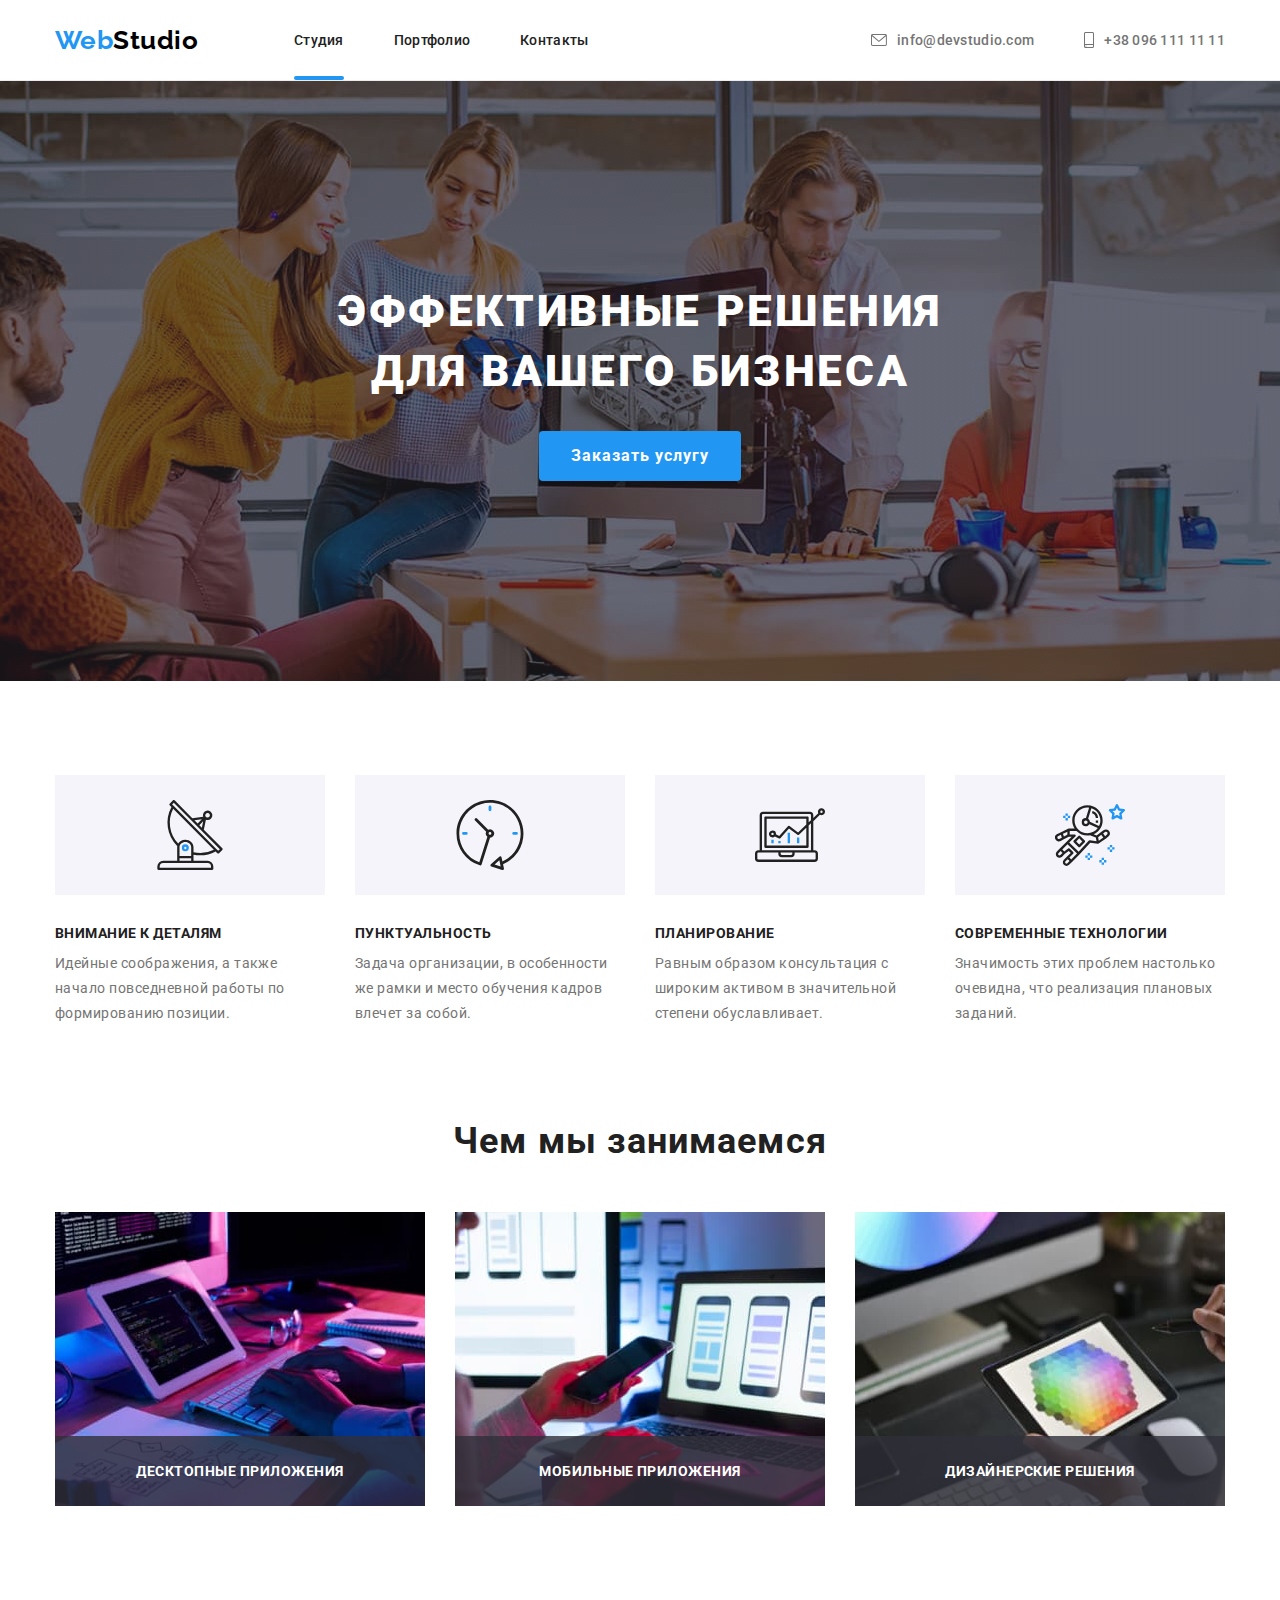
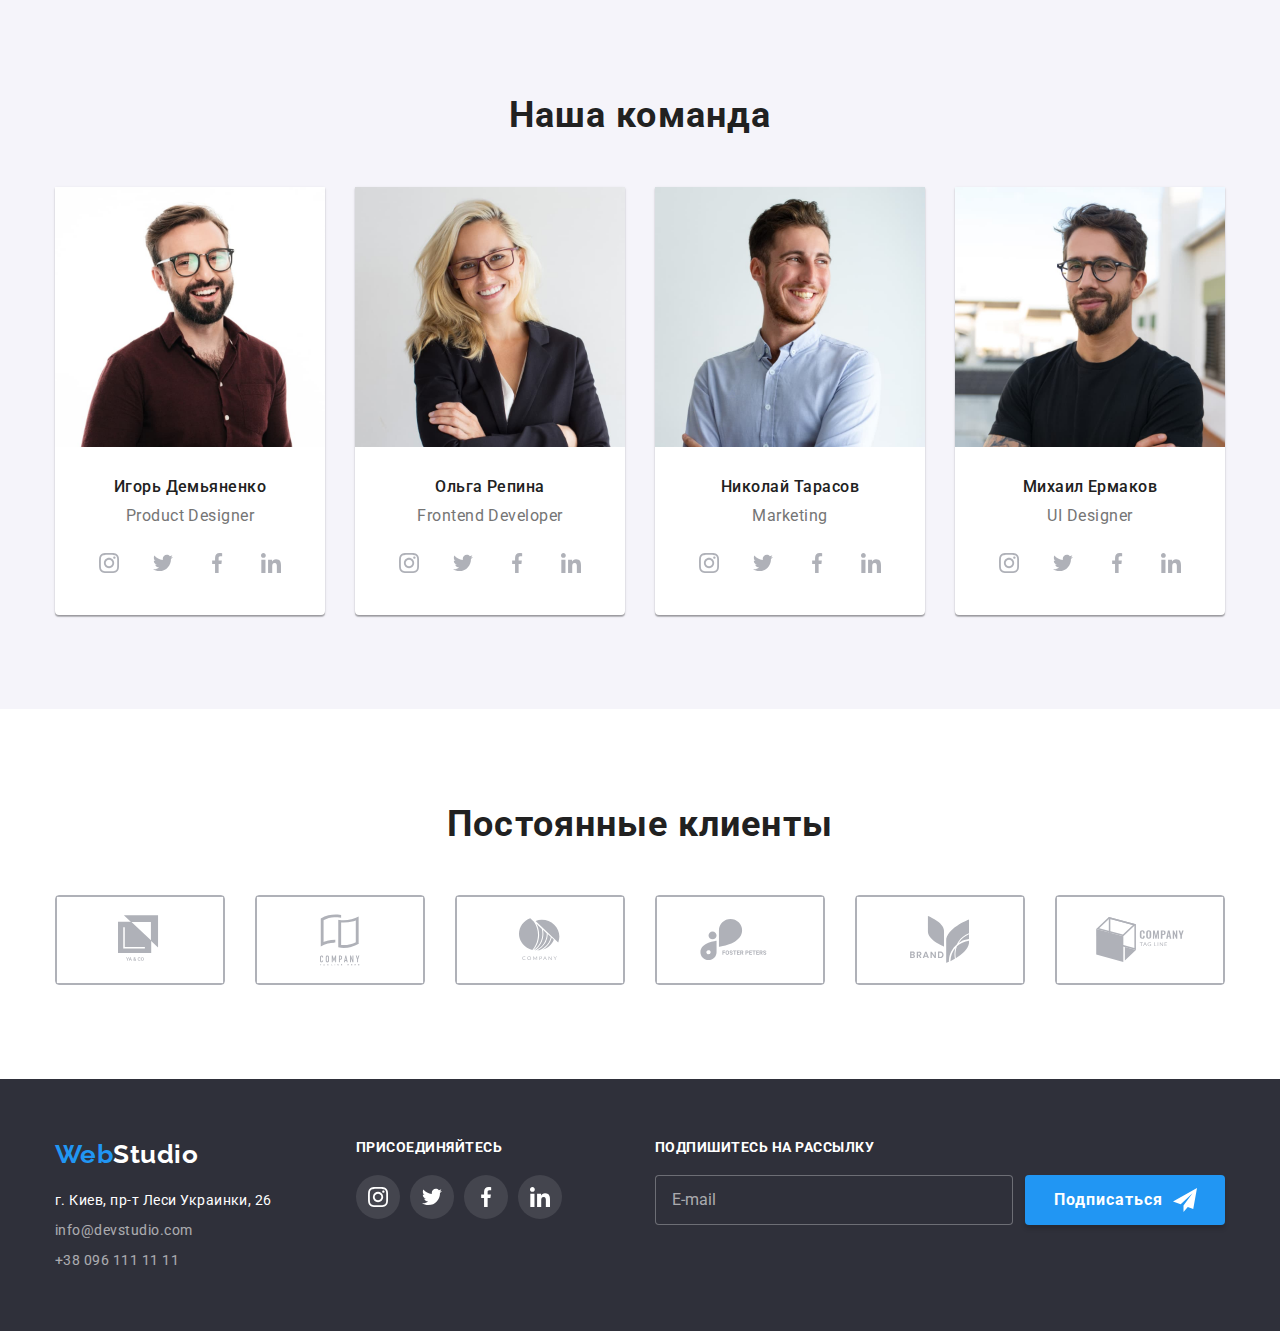
<file: index.html>
<!DOCTYPE  html>
<html  lang="ru">
<head>
        <meta  charset="UTF-8">
        <meta  name="viewport"  content="width=device-width,  initial-scale=1.0">
        <title>Document</title>
        <link href="https://fonts.googleapis.com/css2?family=Roboto:wght@400;500;700;900&display=swap" rel="stylesheet">
        <link href="https://fonts.googleapis.com/css2?family=Raleway:wght@700&family=Roboto:wght@400;500;700;900&display=swap" rel="stylesheet">
        <link rel="stylesheet" href="https://cdnjs.cloudflare.com/ajax/libs/modern-normalize/0.7.0/modern-normalize.min.css">
        <link rel="stylesheet" href="./css/styles.css">
</head>
<body>
        <!--Шапка  сайта-->
        <header class="page-header">
                <div class="container main-nav">
                                <a  href="index.html" class="site-logo">
                                        <span>Web</span>Studio
                                </a>
                        <nav class="nav">
                                <ul class="nav-list">
                                        <li class="nav-list-item">
                                                <a  href="index.html" class="nav-list-link studio">Студия</a>
                                        </li>
                                        <li class="nav-list-item">
                                                <a  href="portfolio.html" class="nav-list-link">Портфолио</a>
                                        </li>
                                        <li class="nav-list-item">
                                                <a  href="" class="nav-list-link">Контакты</a>
                                        </li>
                                </ul>
                        </nav>
        
                        <ul class="nav-contacts">
                                <li class="nav-contacts-item">
                                        <a  href="mailto:info@devstudio.com" class="nav-contacts-link">
                                                <svg class="nav-contacts-icon envelope">
                                                        <use href="./img/symbol-defs.svg#envelope"></use>
                                                </svg>
                                                info@devstudio.com
                                        </a>
                                </li>
                                <li class="nav-contacts-item">
                                        <a  href="tel:+380961111111" class="nav-contacts-link">
                                                <svg class="nav-contacts-icon smartphone">
                                                        <use href="./img/symbol-defs.svg#smartphone"></use>
                                                </svg>
                                                +38 096 111 11 11
                                        </a>
                                </li>
                        </ul>
                </div>
        </header>
        <main>
         <!--Герой-->
         <section class="hero">
                <div class="container">
                        <h1 class="hero-title">Эффективные решения для вашего бизнеса</h1>
                        <button type="submit" name="order-service" value="Заказать услугу" class="button hero-button" data-modal-open>Заказать услугу</button>
                </div>
        </section>
        <!--Преимущества-->
        <section class="features">                
                <div class="container">
                        <ul class="features-list">
                                <li class="features-item">
                                        <h3 class="features-item-title">внимание к деталям</h3>
                                        <p class="features-item-description">Идейные соображения, а также начало повседневной работы по формированию позиции.</p>
                                </li>

                                <li class="features-item">
                                        <h3 class="features-item-title">пунктуальность</h3>
                                        <p class="features-item-description">Задача организации, в особенности же рамки и место обучения кадров влечет за собой.</p>
                                </li>

                                <li class="features-item">
                                        <h3 class="features-item-title">планирование</h3>
                                        <p class="features-item-description">Равным образом консультация с широким активом в значительной степени обуславливает.</p>
                                </li>

                                <li class="features-item">
                                        <h3 class="features-item-title">современные технологии</h3>
                                        <p class="features-item-description">Значимость этих проблем настолько очевидна, что реализация плановых заданий.</p>
                                </li>
                        </ul>
                </div>
        </section>
        
        <!--Чем  мы  занимаемся-->
        
        <section class="occupation">
                <div class="container">
                        <h2 class="section-title">Чем мы занимаемся</h2>
                        <ul class="occupation-list">
                                <li class="occupation-list-item">
                                        <div class="ocuupation-thumb">
                                                <img  src="./img/desktop.jpg"  alt="notebook" class="occupation-item-img">
                                                <div class="occupation-label">
                                                        <h3 class="occupation-label-text">Десктопные приложения</h3>                                         
                                                </div>        
                                        </div>
                                </li>
                                <li class="occupation-list-item">
                                        <div class="ocuupation-thumb">
                                                <img  src="./img/mobile.jpg"   alt="smartphone" class="occupation-item-img">
                                                <div class="occupation-label">
                                                        <h3 class="occupation-label-text">Мобильные приложения</h3>                                         
                                                </div>
                                        </div>
                                </li>

                                <li class="occupation-list-item">
                                        <div class="ocuupation-thumb">
                                                <img  src="./img/labtop.jpg"    alt="labtop" class="occupation-item-img">
                                                <div class="occupation-label">
                                                        <h3 class="occupation-label-text">Дизайнерские решения</h3>                                         
                                                </div>
                                        </div>
                                </li>
                        </ul>
                </div>

        </section>
        <!--Наша  команда-->
        <section class="team">
                <div class="container">
                        <h2 class="section-title">Наша команда</h2>
                <ul class="team-list">
                        <li class="team-list-item">
                                <img  src="./img/Product-Designer.jpg"  alt="Igor Demyanenko" class="team-photo">
                                <h3 class="team-list-item-title">Игорь Демьяненко</h3>
                                <p class="team-list-item-description">Product Designer</p>
                                <ul class="social-list">
                                        <li class="social-item">
                                                <a class="social-link" href="">
                                                        <svg class="social-link-icon">
                                                                <use href="./img/symbol-defs.svg#instagram"></use>
                                                        </svg>
                                                </a>
                                        </li>
                                        <li class="social-item">
                                                <a class="social-link" href="">
                                                        <svg class="social-link-icon">
                                                                <use href="./img/symbol-defs.svg#twitter"></use>
                                                        </svg>
                                                </a>
                                        </li>
                                        <li class="social-item">
                                                <a class="social-link" href="">
                                                        <svg class="social-link-icon">
                                                                <use href="./img/symbol-defs.svg#facebook"></use>
                                                        </svg>
                                                </a>
                                        </li>
                                        <li class="social-item">
                                                <a class="social-link" href="">
                                                        <svg class="social-link-icon">
                                                                <use href="./img/symbol-defs.svg#linkedin"></use>
                                                        </svg>
                                                </a>
                                        </li>
                                </ul>                
                        </li>

                        <li class="team-list-item">
                                <img  src="./img/Frontend-Developer.jpg"  alt="Olga Repina" class="team-photo">
                                <h3 class="team-list-item-title">Ольга Репина</h3>
                                <p class="team-list-item-description">Frontend Developer</p>
                                <ul class="social-list">
                                        <li class="social-item">
                                                <a class="social-link" href="">
                                                        <svg class="social-link-icon">
                                                                <use href="./img/symbol-defs.svg#instagram"></use>
                                                        </svg>
                                                </a>
                                        </li>
                                        <li class="social-item">
                                                <a class="social-link" href="">
                                                        <svg class="social-link-icon">
                                                                <use href="./img/symbol-defs.svg#twitter"></use>
                                                        </svg>
                                                </a>
                                        </li>
                                        <li class="social-item">
                                                <a class="social-link" href="">
                                                        <svg class="social-link-icon">
                                                                <use href="./img/symbol-defs.svg#facebook"></use>
                                                        </svg>
                                                </a>
                                        </li>
                                        <li class="social-item">
                                                <a class="social-link" href="">
                                                        <svg class="social-link-icon">
                                                                <use href="./img/symbol-defs.svg#linkedin"></use>
                                                        </svg>
                                                </a>
                                        </li>
                                </ul>
                        </li>        
                        <li class="team-list-item">
                                <img  src="./img/Marketing.jpg"  alt="Nikolai Tarasov" class="team-photo">
                                <h3 class="team-list-item-title">Николай Тарасов</h3>
                                <p class="team-list-item-description">Marketing</p>
                                <ul class="social-list">
                                        <li class="social-item">
                                                <a class="social-link" href="">
                                                        <svg class="social-link-icon">
                                                                <use href="./img/symbol-defs.svg#instagram"></use>
                                                        </svg>
                                                </a>
                                        </li>
                                        <li class="social-item">
                                                <a class="social-link" href="">
                                                        <svg class="social-link-icon">
                                                                <use href="./img/symbol-defs.svg#twitter"></use>
                                                        </svg>
                                                </a>
                                        </li>
                                        <li class="social-item">
                                                <a class="social-link" href="">
                                                        <svg class="social-link-icon">
                                                                <use href="./img/symbol-defs.svg#facebook"></use>
                                                        </svg>
                                                </a>
                                        </li>
                                        <li class="social-item">
                                                <a class="social-link" href="">
                                                        <svg class="social-link-icon">
                                                                <use href="./img/symbol-defs.svg#linkedin"></use>
                                                        </svg>
                                                </a>
                                        </li>
                                </ul>       
                        </li>

                        <li class="team-list-item">
                                <img  src="./img/UI-Designer.jpg"  alt="Mikhail Ermakov" class="team-photo">
                                <h3 class="team-list-item-title">Михаил Ермаков</h3>
                                <p class="team-list-item-description">UI Designer</p>
                                <ul class="social-list">
                                        <li class="social-item">
                                                <a class="social-link" href="">
                                                        <svg class="social-link-icon">
                                                                <use href="./img/symbol-defs.svg#instagram"></use>
                                                        </svg>
                                                </a>
                                        </li>
                                        <li class="social-item">
                                                <a class="social-link" href="">
                                                        <svg class="social-link-icon">
                                                                <use href="./img/symbol-defs.svg#twitter"></use>
                                                        </svg>
                                                </a>
                                        </li>
                                        <li class="social-item">
                                                <a class="social-link" href="">
                                                        <svg class="social-link-icon">
                                                                <use href="./img/symbol-defs.svg#facebook"></use>
                                                        </svg>
                                                </a>
                                        </li>
                                        <li class="social-item">
                                                <a class="social-link" href="">
                                                        <svg class="social-link-icon">
                                                                <use href="./img/symbol-defs.svg#linkedin"></use>
                                                        </svg>
                                                </a>
                                        </li>
                                </ul>
                        </li>
                </ul>
                </div>               
        </section>  

        <!--Клиенты-->
        <section class="clients">
                <div class="container">
                        <h2 class="section-title">Постоянные клиенты</h2>
                        <ul class="clients-list">
                                <li class="clients-item">
                                        <a class="clients-link" href="">
                                                <svg class="clients-link-icon yago">
                                                        <use href="./img/symbol-defs.svg#yago"></use>
                                                </svg>
                                        </a>
                                </li>
                                <li class="clients-item">
                                        <a class="clients-link" href="">
                                                <svg class="clients-link-icon tagline">
                                                        <use href="./img/symbol-defs.svg#tagline"></use>
                                                </svg>
                                        </a>
                                </li>
                                <li class="clients-item">
                                        <a class="clients-link" href="">
                                                <svg class="clients-link-icon company">
                                                        <use href="./img/symbol-defs.svg#company"></use>
                                                </svg>
                                        </a>
                                </li>
                                <li class="clients-item">
                                        <a class="clients-link" href="">
                                                <svg class="clients-link-icon foster-peters">
                                                        <use href="./img/symbol-defs.svg#foster-peters"></use>
                                                </svg>
                                        </a>
                                </li>
                                <li class="clients-item">
                                        <a class="clients-link" href="">
                                                <svg class="clients-link-icon brand">
                                                        <use href="./img/symbol-defs.svg#brand"></use>
                                                </svg>
                                        </a>
                                </li>
                                <li class="clients-item">
                                        <a class="clients-link" href="">
                                                <svg class="clients-link-icon Comp-tagline">
                                                        <use href="./img/symbol-defs.svg#Comp-tagline"></use>
                                                </svg>
                                        </a>
                                </li>
                        </ul>
                </div>
            </section>
    </main>
        <!--футер-->
        <footer class="page-footer">
                <div class="container">
                   <div class="footer-contacts">
                        <a href="./index.html" class="site-logo">
                                <span>Web</span>Studio
                        </a>
                        <address class="address">
                                                г. Киев, пр-т Леси Украинки, 26
                                <a  href="mailto:info@devstudio.com" class="footer-contacts-link">info@devstudio.com</a>
                                <a  href="tel:+380961111111" class="footer-contacts-link">+38 096 111 11 11</a>
                        </address>
                   </div>     
                        <div class="join">                   
                           <b class="join-text">Присоединяйтесь</b>
                           <ul class="social-list">
                                <li class="social-item">
                                        <a class="social-link join-link" href="">
                                                <svg class="social-link-icon">
                                                        <use href="./img/symbol-defs.svg#instagram"></use>
                                                </svg>
                                        </a>
                                </li>
                                <li class="social-item">
                                        <a class="social-link join-link" href="">
                                                <svg class="social-link-icon">
                                                        <use href="./img/symbol-defs.svg#twitter"></use>
                                                </svg>
                                        </a>
                                </li>
                                <li class="social-item">
                                        <a class="social-link join-link" href="">
                                                <svg class="social-link-icon">
                                                        <use href="./img/symbol-defs.svg#facebook"></use>
                                                </svg>
                                        </a>
                                </li>
                                <li class="social-item">
                                        <a class="social-link join-link" href="">
                                                <svg class="social-link-icon">
                                                        <use href="./img/symbol-defs.svg#linkedin"></use>
                                                </svg>
                                        </a>
                                </li>
                           </ul>    
                        </div>
                        <div>                
                                <b class="join-text">Подпишитесь на рассылку</b>               
                                        <form class="footer-form" id="subscribe-form">
                                                <input type="email" name="email" placeholder="E-mail" class="footer-input">
                                                <button type="submit" class="button footer-button">
                                                        Подписаться
                                                        <svg class="icon-send">
                                                                <use href="./img/symbol-defs.svg#icon-send"></use>
                                                        </svg>
                                                </button>
                                        </form>
                        </div>
                </div>         
       </footer>
       <div class="backdrop is-hidden" data-modal>
               <div class="modal">
                       <button class="btn-close" data-modal-close>
                                <svg class="close-icon">
                                        <use href="./img/symbol-defs.svg#close-btn"></use>
                                </svg>                
                       </button>
                       <b class="modal-text">Оставте свои данные, мы вам перезвоним</b>
                       <form class="modal-form" id="modal-form">
                                <div class="form-field">
                                        <label for="name" class="form-field-label">Имя</label>
                                        <div class="form-input-wrap">
                                                <input type="text" name="name" id="name" class="form-field-input" placeholder=" " pattern="^[a-zA-ZА-Яа-яЁёї'іє\s]+$" autocomplete="off"  required>
                                                <svg class="form-field-icon">
                                                        <use href="./img/symbol-defs.svg#icon-name"></use>
                                                </svg>
                                        
                                </div>
                                </div>
                                <div class="form-field">
                                        <label for="telephone" class="form-field-label">Телефон</label>
                                        <div class="form-input-wrap">
                                                <input type="tel" name="telephone" id="telephone" class="form-field-input" placeholder=" " pattern="[0-9]{10,12}" autocomplete="off" required>
                                                <svg class="form-field-icon">
                                                        <use href="./img/symbol-defs.svg#icon-tel"></use>
                                                </svg>
                                        </div>
                                </div>
                                <div class="form-field">
                                        <label for="mail" class="form-field-label">Почта</label>
                                        <div class="form-input-wrap">
                                                <input type="email" name="mail" id="mail" class="form-field-input" placeholder=" " autocomplete="off" required>
                                                <svg class="form-field-icon">
                                                        <use href="./img/symbol-defs.svg#icon-mail"></use>
                                                </svg>
                                        </div>
                                </div>
                                <div class="form-field">
                                        <label for="comment" class="form-field-label">Комментарий</label>
                                        <textarea name="comment" id="comment" rows="6" placeholder="Введите коментарий" class="form-field-textarea"></textarea>
                                </div>
                                        
                                        <label class="checkbox-label">
                                                <input type="checkbox" class="checkbox-input visually-hidden">
                                                <span class="check-icon"></span>Соглашаюсь с рассылкой и принимаю
                                                <a href="" class="check-link">Условия договора</a>
                                                </label>
                                <button type="submit" class="button btn-submit">Отправить</button>
                       </form>
               </div>
       </div>
       <script src="./js/modal.js"></script>
</body>
</html>
</file>
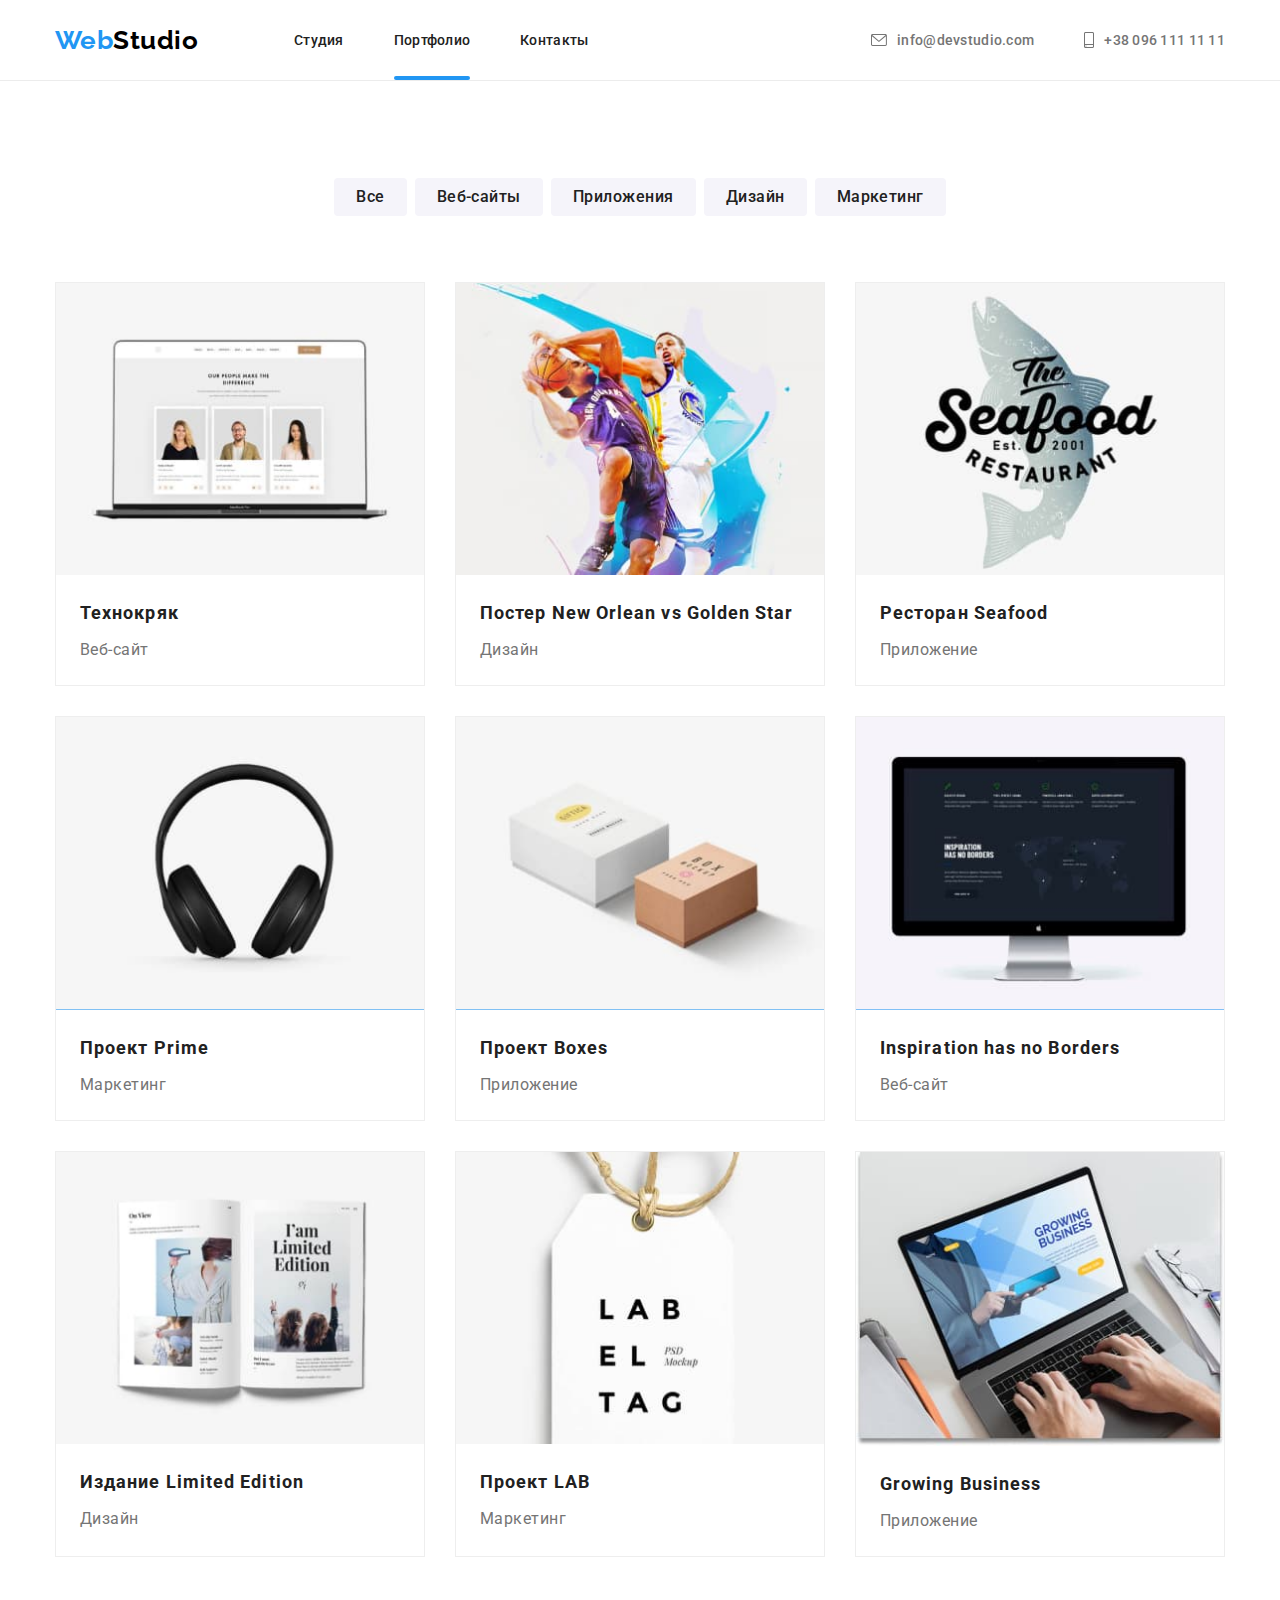
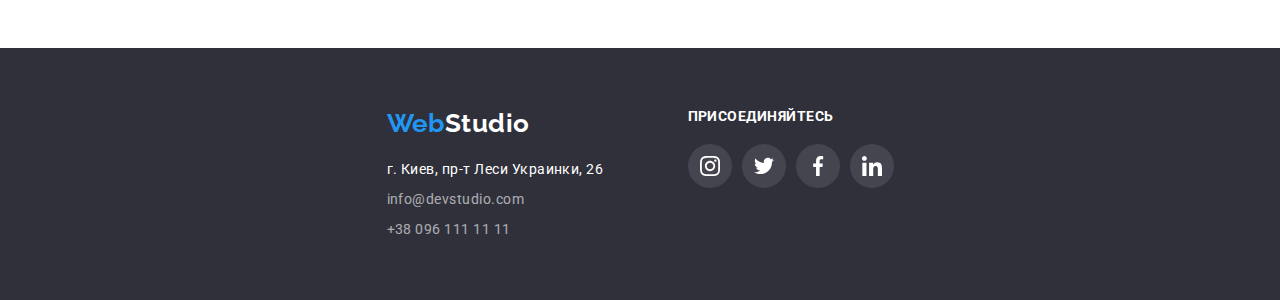
<file: portfolio.html>
<!DOCTYPE  html>
<html  lang="ru">
<head>
        <meta  charset="UTF-8">
        <meta  name="viewport"  content="width=device-width,  initial-scale=1.0">
        <title>Document</title>
        <link href="https://fonts.googleapis.com/css2?family=Roboto:wght@400;500;700;900&display=swap" rel="stylesheet">
        <link href="https://fonts.googleapis.com/css2?family=Raleway:wght@700&family=Roboto:wght@400;500;700;900&display=swap" rel="stylesheet">
        <link rel="stylesheet" href="https://cdnjs.cloudflare.com/ajax/libs/modern-normalize/0.7.0/modern-normalize.min.css">
        <link rel="stylesheet" href="./css/styles.css">
</head>
<body>
        <!--Шапка  сайта-->
        <header class="page-header">
            <div class="container main-nav">
                            <a  href="index.html" class="site-logo">
                                    <span>Web</span>Studio
                            </a>
                    <nav class="nav">
                            <ul class="nav-list">
                                    <li class="nav-list-item">
                                            <a  href="index.html" class="nav-list-link">Студия</a>
                                    </li>
                                    <li class="nav-list-item">
                                            <a  href="portfolio.html" class="nav-list-link portfolio">Портфолио</a>
                                    </li>
                                    <li class="nav-list-item">
                                            <a  href="" class="nav-list-link">Контакты</a>
                                    </li>
                            </ul>
                    </nav>
    
                    <ul class="nav-contacts">
                            <li class="nav-contacts-item">
                                    <a  href="mailto:info@devstudio.com" class="nav-contacts-link">
                                            <svg class="nav-contacts-icon envelope">
                                                    <use href="./img/symbol-defs.svg#envelope"></use>
                                            </svg>
                                            info@devstudio.com
                                    </a>
                            </li>
                            <li class="nav-contacts-item">
                                    <a  href="tel:+380961111111" class="nav-contacts-link">
                                            <svg class="nav-contacts-icon smartphone">
                                                    <use href="./img/symbol-defs.svg#smartphone"></use>
                                            </svg>
                                            +38 096 111 11 11
                                    </a>
                            </li>
                    </ul>
            </div>
    </header>
        <main>
            <!--фильтры проектов-->
        <section class="projects">
            <div class="container">
                <h2 class="progects-type-title">Выберите тип проекта</h2>
                <ul class="progects-type-list">
                    <li class="progects-type-item">
                        <button type="button" class="progects-type-item-button">Все</button>
                    </li>
                    <li class="progects-type-item">
                        <button type="button" class="progects-type-item-button">Веб-сайты</button>
                    </li>
                    <li class="progects-type-item">
                        <button type="button" class="progects-type-item-button">Приложения</button>
                    </li>
                    <li class="progects-type-item">
                        <button type="button" class="progects-type-item-button">Дизайн</button>
                    </li>
                    <li class="progects-type-item">
                        <button type="button" class="progects-type-item-button">Маркетинг</button>
                    </li>
                </ul>
                
                <h2 class="projects-title">Наши проекты</h2>
                <ul class="projects-list">
                    <li class="projects-list-item">
                        <a class="projects-link" href="">
                            <div class="project-card">
                                <div class="thumb-project">
                                    <img src="./img/web-site.jpg" alt="Веб-сайт Технокряк" class="projects-posters">
                                    <div class="projects-overlay">
                                    <p class="projects-overlay-text">Технокряк это современная площадка распространения коронавируса. Компании используют эту платформу для цифрового шпионажа и атак на защищённые сервера конкурентов.</p>
                                    </div>
                                </div>
                                <div class="project-title-container">
                                <h3 class="projects-list-item-title">Технокряк</h3>
                                <p class="projects-list-item-description">Веб-сайт</p>
                                </div>
                            </div>
                        </a>
                    </li>
                    <li class="projects-list-item">
                        <a class="projects-link" href="">
                            <div class="project-card">
                                <div class="thumb-project">
                                    <img src="./img/poster.jpg" alt="Постер New Orlean vs Golden State" class="projects-posters">
                                    <div class="projects-overlay">
                                    <p class="projects-overlay-text">Lorem ipsum dolor sit amet consectetur, adipisicing elit. A labore laborum eveniet voluptate vitae quod rem totam necessitatibus optio natus suscipit, pariatur odit ab autem aut minus, tempora, possimus in vel! Amet sit minus tempora optio dignissimos alias magni vel?</p>
                                    </div>
                                </div>
                                <div class="project-title-container">
                                    <h3 class="projects-list-item-title">Постер New Orlean vs Golden Star</h3>
                                    <p class="projects-list-item-description">Дизайн</p>
                                </div>
                            </div>
                        </a>
                    </li>
                    <li class="projects-list-item">
                        <a class="projects-link" href="">
                            <div class="project-card">
                                <div class="thumb-project">
                                    <img src="./img/restaurant-logo.jpg" alt="логотип ресторана Seafood" class="projects-posters">
                                    <div class="projects-overlay">
                                    <p class="projects-overlay-text">Lorem ipsum dolor sit amet consectetur, adipisicing elit. A labore laborumsdsdsdsdsdsdsdssdsdsds eveniet voluptate vitae quod rem totam necessitatibus optio natus suscipit, pariatur odit ab autem aut minus, tempora, possimus in vel! Amet sit minus tempora optio dignissimos alias magni vel?</p>
                                    </div>
                                </div>
                                <div class="project-title-container">
                                    <h3 class="projects-list-item-title">Ресторан Seafood</h3>
                                    <p class="projects-list-item-description">Приложение</p>
                                </div>
                            </div>
                        </a>
                    </li>
                    <li class="projects-list-item">
                        <a  class="projects-link" href="">
                            <div class="project-card">
                                <div class="thumb-project">
                                <img src="./img/project-prime.jpg" alt="Наушники" class="projects-posters">
                                <div class="projects-overlay">
                                <p class="projects-overlay-text">Lorem ipsum dolor sit amet consectetur, adipisicing elit. A labore laborum eveniet voluptate vitae quod rem totam necessitatibus optio natus suscipit, pariatur odit ab autem aut minus, tempora, possimus in vel! Amet sit minus tempora optio dignissimos alias magni vel?</p>
                                </div>
                                </div>
                                <div class="project-title-container">
                                    <h3 class="projects-list-item-title">Проект Prime</h3>
                                    <p class="projects-list-item-description">Маркетинг</p>
                                </div>
                            </div>
                        </a>
                    </li>
                    <li class="projects-list-item">
                        <a class="projects-link" href="">
                            <div class="project-card">
                                <div class="thumb-project">
                                    <img src="./img/project-boxes.jpg" alt="серая и коричневая коробки" class="projects-posters">
                                    <div class="projects-overlay">
                                    <p class="projects-overlay-text">Lorem ipsum dolor sit amet consectetur, adipisicing elit. A labore laborum eveniet voluptate vitae quod rem totam necessitatibus optio natus suscipit, pariatur odit ab autem aut minus, tempora, possimus in vel! Amet sit minus tempora optio dignissimos alias magni vel?</p>
                                    </div>
                                </div>
                                <div class="project-title-container">
                                <h3 class="projects-list-item-title">Проект Boxes</h3>
                                <p class="projects-list-item-description">Приложение</p>
                                </div>
                            </div>
                        </a>
                    </li>
                    <li class="projects-list-item">
                        <a class="projects-link" href="">
                            <div class="project-card">
                                <div class="thumb-project">
                                    <img src="./img/Inspiration.jpg" alt="Веб-сайт Inspiration has no Borders" class="projects-posters">
                                    <div class="projects-overlay">
                                    <p class="projects-overlay-text">Lorem ipsum dolor sit amet consectetur, adipisicing elit. A labore laborum eveniet voluptate vitae quod rem totam necessitatibus optio natus suscipit, pariatur odit ab autem aut minus, tempora, possimus in vel! Amet sit minus tempora optio dignissimos alias magni vel?</p>
                                    </div>
                                </div>
                            <div class="project-title-container">
                                <h3 class="projects-list-item-title">Inspiration has no Borders</h3>
                                <p class="projects-list-item-description">Веб-сайт</p>
                                </div>
                            </div>
                        </a>
                    </li>
                    <li class="projects-list-item">
                        <a class="projects-link" href="">
                            <div class="project-card">
                                <div class="thumb-project">
                                    <img src="./img/edition.jpg" alt="пример дизайна открытой книги" class="projects-posters">
                                    <div class="projects-overlay">
                                    <p class="projects-overlay-text">Lorem ipsum dolor sit amet consectetur, adipisicing elit. A labore laborum eveniet voluptate vitae quod rem totam necessitatibus optio natus suscipit, pariatur odit ab autem aut minus, tempora, possimus in vel! Amet sit minus tempora optio dignissimos alias magni vel?</p>
                                    </div>
                                </div>
                            <div class="project-title-container">
                                <h3 class="projects-list-item-title">Издание Limited Edition</h3>
                                <p class="projects-list-item-description">Дизайн</p>
                                </div>
                            </div>
                        </a>
                    </li>
                    <li class="projects-list-item">
                        <a class="projects-link" href="">
                            <div class="project-card">
                                <div class="thumb-project">
                                <img src="./img/project-LAB-logo.jpg" alt="логотип проекта LAB" class="projects-posters">
                                    <div class="projects-overlay">
                                    <p class="projects-overlay-text">Lorem ipsum dolor sit amet consectetur, adipisicing elit. A labore laborum eveniet voluptate vitae quod rem totam necessitatibus optio natus suscipit, pariatur odit ab autem aut minus, tempora, possimus in vel! Amet sit minus tempora optio dignissimos alias magni vel?</p>
                                    </div>
                                </div>
                            <div class="project-title-container">
                                <h3 class="projects-list-item-title">Проект LAB</h3>
                                <p class="projects-list-item-description">Маркетинг</p>
                                </div>
                            </div>
                        </a>
                    </li>
                    <li class="projects-list-item">
                        <a class="projects-link" href="">
                            <div class="project-card">
                                <div class="thumb-project">
                                <img src="./img/growing-.jpg" alt="Стартовая страница приложения Growing Business" class="projects-posters">
                                    <div class="projects-overlay">
                                    <p class="projects-overlay-text">Lorem ipsum dolor sit amet consectetur, adipisicing elit. A labore laborum eveniet voluptate vitae quod rem totam necessitatibus optio natus suscipit, pariatur odit ab autem aut minus, tempora, possimus in vel! Amet sit minus tempora optio dignissimos alias magni vel?</p>
                                    </div>
                                </div>
                            <div class="project-title-container">
                                <h3 class="projects-list-item-title">Growing Business</h3>
                                <p class="projects-list-item-description">Приложение</p>
                                </div>
                            </div>

                        </a>
                    </li>
                </ul>
           </div>
       </section>
        </main>
            <!--футер-->
            <footer class="page-footer">
                <div class="container">
                   <div class="footer-contacts">
                        <a href="./index.html" class="site-logo">
                                <span>Web</span>Studio
                        </a>
                        <address class="address">
                                                г. Киев, пр-т Леси Украинки, 26
                                <a  href="mailto:info@devstudio.com" class="footer-contacts-link">info@devstudio.com</a>
                                <a  href="tel:+380961111111" class="footer-contacts-link">+38 096 111 11 11</a>
                        </address>
                   </div>     
                        <div>                   
                           <b class="join-text">Присоединяйтесь</b>
                           <ul class="social-list">
                                <li class="social-item">
                                        <a class="social-link join-link" href="">
                                                <svg class="social-link-icon">
                                                        <use href="./img/symbol-defs.svg#instagram"></use>
                                                </svg>
                                        </a>
                                </li>
                                <li class="social-item">
                                        <a class="social-link join-link" href="">
                                                <svg class="social-link-icon">
                                                        <use href="./img/symbol-defs.svg#twitter"></use>
                                                </svg>
                                        </a>
                                </li>
                                <li class="social-item">
                                        <a class="social-link join-link" href="">
                                                <svg class="social-link-icon">
                                                        <use href="./img/symbol-defs.svg#facebook"></use>
                                                </svg>
                                        </a>
                                </li>
                                <li class="social-item">
                                        <a class="social-link join-link" href="">
                                                <svg class="social-link-icon">
                                                        <use href="./img/symbol-defs.svg#linkedin"></use>
                                                </svg>
                                        </a>
                                </li>
                           </ul>    
                        </div>
                </div>         
         </footer>
</body>
</html>
</file>
<file: css/styles.css>
:root {
  --main-color: #ffffff;
  --titles-color: #212121;
  --team-buttons-bg-color: #f5f4fa;
  --footer-bg-color: #2f303a;
  --active-color: #2196f3;
  --site-logo-text-color: #000;
  --description-header-link-color: #757575;
  --border-color: #EEEEEE;
  --header-border-color: #ECECEC;
  --hero-bg-color: #C4C4C4;
  --overlay: rgba(47, 48, 58, 0.4);
  --fill-icon-color: #AFB1B8;
  --btn-send-color: #188CE8;
  --modal-input-border:rgba(33, 33, 33, 0.2);
  --timing: cubic-bezier(0.4, 0, 0.2, 1);
}

/* * {
  outline: 1px solid tomato;
}  */

body {
  background-color: var(--main-color);
  font-family: "Roboto", sans-serif;
  letter-spacing: 0.03em;
  
}

.container {
  margin-left: auto;
  margin-right: auto;
  width: 1200px;
  padding-left: 15px;
  padding-right: 15px;
}

.page-header {
  font-weight: 500;
  font-size: 14px;

  border-bottom: 1px solid var(--header-border-color);
}


.main-nav {
  display: flex;
  align-items: center;
  justify-content: space-between;
}

.nav {
  display: flex;
  align-items: center;
}

.site-logo {
  width: 145px;
  margin-right: 94px;
  
  font-family: "Raleway", sans-serif;
  color: var(--site-logo-text-color);
  font-weight: bold;
  font-size: 26px;
  line-height: 1.19;
  text-decoration: none;
}

.site-logo span {
  color: var(--active-color);
}

.nav-list,
.nav-contacts,
.features-list,
.occupation-list,
.team-list,
.social-list,
.progects-type-list,
.projects-list, 
.footer-contacts,
.clients-list {
  list-style: none;
  padding: 0;
  margin: 0;
}

.nav-list {
  display: flex;
  justify-content: space-between;

}
.nav-list-item {
position: relative;
}

.studio::after {
  content: "";
  bottom: 0;
  left: 0;
  width: 100%;
  height: 4px;
  position: absolute;
  background-color: var(--active-color);
  border-radius: 2px;
}

.portfolio::after {
  content: "";
  bottom: 0;
  left: 0;
  width: 100%;
  height: 4px;
  position: absolute;
  background-color: var(--active-color);
  border-radius: 2px;
}

.contacts::after {
  content: "";
  bottom: 0;
  left: 0;
  width: 100%;
  height: 4px;
  position: absolute;
  background-color: var(--active-color);
  border-radius: 2px;
}

.nav-list-item:not(:last-child) {
  margin-right: 50px;
}


.nav-list-link {
  display: block;
  padding-top: 32px;
  padding-bottom: 32px;

  font-size: 14px;
  font-weight: 500;
  text-decoration: none;
  color: var(--titles-color);
  letter-spacing: 0.02em;
  transition: color 250ms var(--timing);
}

.nav-list-link:hover,
.nav-list-link:focus,
.check-link {
  color: var(--active-color);
}

.nav-contacts {
  display: flex;
  margin-left: auto;
}

.nav-contacts-icon {
margin-right: 10px;
}

.nav-contacts-link {
  display: flex;
  align-items: center;
}

.envelope {
  width: 16px;
  height: 12px;
}

.smartphone {
  width: 10px;
  height: 16px;
}



.nav-contacts-item:not(:last-child) {
  margin-right: 50px;
}

.nav-contacts-link {
  font-size: 14px;
  font-weight: 500;
  text-decoration: none;
  fill: var(--description-header-link-color);
  color: var(--description-header-link-color);
  letter-spacing: 0.02em;
  line-height: 1.1429;
  transition: color 250ms var(--timing), fill 250ms var(--timing);
}



.nav-contacts-link:hover,
.nav-contacts-link:focus {
  color: var(--active-color);
  fill: var(--active-color);
}

.hero {
  max-width: 1600px;
  height: 600px;
  padding-top: 200px;
  padding-bottom: 200px;
  
  background-color: var(--hero-bg-color); 
  background-image: linear-gradient(to right,var(--overlay),var(--overlay)), url('../img/hero-img.jpg');
  background-size: cover;
  background-repeat: no-repeat;
  background-position: center;
}

.hero-title {
  margin-top: 0;
  margin-right: auto;
  margin-bottom: 30px;
  margin-left: auto;
  max-width: 696px;

  font-size: 44px;
  font-weight: 900;
  line-height: 1.364;
  color: var(--main-color);
  letter-spacing: 0.06em;
  text-align: center;
  text-transform: uppercase;
}

.button {
  display: block;
  min-width: 200px;
  border: 0;
  font-size: 16px;
  font-weight: 700;
  color: var(--main-color);
  line-height: 1.875;
  letter-spacing: 0.06em;
  
  background-color: var(--active-color);
  border-radius: 4px;
  box-shadow: 0px 4px 4px rgba(0, 0, 0, 0.15);
  cursor: pointer;
}

.hero-button {
  margin-left: auto;
  margin-right: auto;
  padding: 10px 32px;
}

.features {
padding-top: 94px;
padding-bottom: 94px;

}

.features-list {
  display: flex;
  flex-wrap: wrap;
}

.features-item {
  flex-basis: calc((100% - 30px * 3) / 4);
  margin-right: 30px;
}

.features-item:nth-child(4n) {
  margin-right: 0;
}

.features-item::before {
  display: block;
  content: "";
  height: 120px;
  margin-bottom: 30px;
  background-color: var(--team-buttons-bg-color);
  background-position: center;
  background-size: 70px 70px;
  background-repeat: no-repeat;
}

.features-item:nth-child(1)::before {
  background-image: url('../img/antenna.svg');
}

.features-item:nth-child(2)::before {
  background-image: url('../img/clock.svg');
}

.features-item:nth-child(3)::before {
  background-image: url('../img/diagram.svg');
}

.features-item:nth-child(4)::before {
  background-image: url('../img/astronaut.svg');
}



.features-item-title {
  margin-top: 0;
  margin-bottom: 10px;

  font-size: 14px;
  line-height: 1.15;
  color: var(--titles-color);
  text-transform: uppercase;
  
}

.features-item-description {
  margin: 0;
  font-size: 14px;
  line-height: 1.79;
  color: var(--description-header-link-color);
}

.occupation {
  padding-bottom: 94px;
  text-align: center;
}

.section-title {
  display: inline-block;
  margin-top: 0;
  margin-bottom: 50px;  
  margin-right: auto;
  margin-left: auto;

  font-size: 36px;
  color: var(--titles-color);
  text-align: center;
  line-height: 1.17;
  letter-spacing: 0.03em;
}

.occupation-list {
  display: flex;
  flex-wrap: wrap;
  font-size: 0;
}

.occupation-list-item {
  flex-basis: calc((100% - 2 * 30px) / 3);
  margin-right: 30px;

}

.occupation-list-item:nth-child(3n) {
  margin-right: 0px;
}

.ocuupation-thumb {
  position: relative;
}

.occupation-item-img {
  display: block;
  max-width: 100%;
  height: auto;
}
.occupation-label{
  position: absolute;
  margin: 0;
  width: 100%;
  height: 70px;
  bottom: 0;

  background: rgba(47, 48, 58, 0.8);
}
.occupation-label-text {
  position: absolute;
  width: 100%;
  top: 50%;
  left: 50%;
  transform: translate(-50%,-50%);
  margin: 0;
  padding: 0;
  font-size: 14px;
  line-height: 1.143;
  text-align: center;
  text-transform: uppercase;
  color: var(--main-color);
}

.team {
  background-color: var(--team-buttons-bg-color);
  padding-top: 94px;
  padding-bottom: 94px;
  text-align: center;
}

.team-list {
  display: flex;
  flex-wrap: wrap;
}

.team-list-item {
  flex-basis: calc((100% - 3 * 30px) / 4);
  margin-right: 30px;
  padding-bottom: 30px;

  text-align: center;
  background-color: var(--main-color);
  box-shadow: 0px 1px 3px rgba(0, 0, 0, 0.12), 0px 1px 1px rgba(0, 0, 0, 0.14), 0px 2px 1px rgba(0, 0, 0, 0.2);
  border-radius: 0px 0px 4px 4px;
}

.team-list-item:nth-child(4n) {
  margin-right: 0px;
  
}


.team-photo {
  display: block;
  max-width: 100%;
  height: auto;
  margin-bottom: 30px;
}

.team-list-item-title {
  margin-top: 0;
  margin-bottom: 10px;

  font-size: 16px;
  font-weight: 500;
  line-height: 1.1875;
  color: var(--titles-color);
}

.team-list-item-description {
  margin-top: 0;
  margin-bottom: 16px;
  
  font-weight: 400;
  font-size: 16px;
  line-height: 1.1875;
  color: var(--description-header-link-color);
}

.social-list {
  display: flex;
  justify-content: center;
}

.social-item {
  font-size: 0;
}

.social-item:not(:last-child) {
  margin-right: 10px;
}

.social-link-icon { 
 width: 20px;
 height: 20px;
 fill: var(--fill-icon-color);
 transition: fill 250ms var(--timing);
}

.social-link {
  display: flex;
  justify-content: center;
  align-items: center;
  width: 44px;
  height: 44px;

  background-color: var(--main-color);
  border-radius: 50%;
  transition: background-color 250ms var(--timing);
}

.social-link:hover,
.social-link:focus {
  background-color: var(--active-color);
}

.social-link:hover .social-link-icon,
.social-link:focus .social-link-icon {
  fill: var(--main-color);
}

.clients {
  margin-top: 94px;
  margin-bottom: 94px;
  text-align: center;
}


.clients-list {
  display: flex;
  flex-wrap: wrap;

  font-size: 0;
}

.clients-item {
 width: calc((100% - 5 * 30px) / 6);
 height: 90px;
 border: 1px solid var(--fill-icon-color);
 border-radius: 4px;
}


.clients-item:not(:nth-child(6n)){
  margin-right: 30px;
}

.clients-link {
  display: flex;
  width: 100%;
  height: 100%;
  justify-content: center;
  align-items: center;

  border: 1px solid var(--fill-icon-color);
  transition: border 250ms var(--timing);
}

.clients-link-icon {
  fill: var(--fill-icon-color);
  transition: fill 250ms var(--timing);
}

.clients-link:hover,
.clients-link:focus {
  border: 1px solid var(--active-color);
}

.clients-link:hover .clients-link-icon,
.clients-link:focus .clients-link-icon {
  fill: var(--active-color);
}

.yago {
  width: 44.27px;
  height: 49.23px;
}

.tagline {
  width: 40px;
  height: 52px;
}

.company {
  width: 41px;
  height: 42.6px;
}

.foster-peters {
  width: 79.66px;
  height: 42.02px;
}

.brand {
  width: 59px;
  height: 47px;
}

.Comp-tagline {
  width: 88.48px;
  height: 45.44px;
}

.page-footer {
  padding: 60px 0px;

  color: var(--main-color);
  background-color: var(--footer-bg-color);
  
}

.page-footer > .container {
 display: flex;
 align-items: flex-start;
 justify-content: center;
}

.footer-contacts {
  margin-right: 70px;
  width: 231px;
}

.page-footer .site-logo {
  display: block;
  margin-right: 0;
  margin-bottom: 20px;

  color: var(--main-color);
}

.address {
  font-style: normal;
  font-size: 14px;
  line-height: 1.5;
}


.footer-contacts-link {
  display: block;
  margin-top: 9px;
  font-weight: 400;
  text-decoration: none;
  color: var(--main-color);
  opacity: 0.6;
}

.join {
margin-right: 93px;
}

.join-text {
display: block;
margin-top: 0;
margin-bottom: 20px;

font-size: 14px;
font-weight: 700;
line-height: 1.143;
text-transform: uppercase;
color: var(--main-color);
}


.join-link {
  background-color: rgba(255, 255, 255, 0.1);
  
}

.join-link > .social-link-icon {
  fill: var(--main-color);
}

.footer-form {
  display: flex;
}

.footer-input {
  width: 358px;
  padding-left: 16px;
  padding-top: 15px;
  padding-bottom: 15px;
  margin-right: 12px;

  color: var(--main-color);

  background-color: var(--footer-bg-color);
  border: 1px solid rgba(255, 255, 255, 0.3);
  border-radius: 4px;
}

.footer-input::placeholder {
  font-size: 16px;
  line-height: 1.25;
  color: rgba(255, 255, 255, 0.6);
}

.footer-button {
  display: flex;
  justify-content: space-between;
  align-items: center;
  padding-top: 10px;
  padding-right: 28px;
  padding-bottom: 10px;
  padding-left: 29px;
}

.icon-send {
  width: 24px;
  height: 24px;
  fill: var(--main-color);
}

.backdrop.is-hidden {
  opacity: 0;
  visibility: hidden;
  pointer-events: none;
  transition: 1000ms linear;
}

.backdrop {
  position: fixed;
  top: 0;
  left: 0;
  width: 100%;
  height: 100%;
  background-color: rgba(0, 0, 0, 0.2);
  overflow: auto;
  
}

.backdrop .modal {
  padding: 40px 39px 40px 41px;
}

.is-hidden .modal{
  top: -100%;
  opacity: 0;
  transform: translateX(-50%) scale(0.1);
}

.modal {
  position: absolute; 
  top: 50%;
  left: 50%;
  transform: translate(-50%, -50%) scale(1);
  width: 100%;
  max-width: 528px;
  min-height: 581px;
  background-color: var(--main-color);
  border-radius: 4px;
  box-shadow: 0px 1px 3px rgba(0, 0, 0, 0.12), 0px 1px 1px rgba(0, 0, 0, 0.14), 0px 2px 1px rgba(0, 0, 0, 0.2);
  opacity: 1;
  transition: all 1000ms;
}

.btn-close {
  position: absolute;
  top: 8px;
  right: 8px;
  display: flex;
  justify-content: center;
  align-items: center;
  width: 30px;
  height: 30px;
  
  outline: none;
  border-radius: 50%;
  border-color: var(--main-color);
  border: 1px solid rgba(0, 0, 0, 0.1);
  background-color: var(--main-color);
  transition: fill 250ms linear;
}

.btn-close:hover {
  cursor: pointer;
}

.btn-close:hover .close-icon{
  fill: var(--active-color);
}

.close-icon {
  fill: var(--site-logo-text-color);
  width: 18px;
  height: 18px;
  transition: fill 300ms linear;
}

.modal-text {
display: block;
text-align: center;
margin-bottom: 12px;

font-weight: 700;
font-size: 20px;
line-height: 1.15;
color: var(--titles-color);
letter-spacing: 0.03em;
}

.modal-form {
  width: 448px;
  padding: 0;
}

.form-field {
  display: flex;
  flex-direction: column;
  margin-bottom: 10px;
}


.form-field-label {
  font-size: 12px;
  line-height: 1.167;
  margin-bottom: 4px;
  color: var(--description-header-link-color);  
  letter-spacing: 0.01em;
}

.form-input-wrap {
  position: relative;
}

.form-field-icon {
  position: absolute;
  top: 50%;
  transform: translateY(-50%);
  left: 15px;
  width: 18px;
  height: 18px;
  fill: var(--titles-color);
}

.form-field-input:focus ~ .form-field-icon {
  fill: var(--active-color);
}

.form-field-input {
  width: 100%;
  margin: 0;
  padding-top: 14px;
  padding-bottom: 14px;
  padding-left: 42px;
  border: 1px solid var(--modal-input-border);
  border-radius: 4px;
  outline: none;
}

.form-field-input:focus:not(:placeholder-shown):valid {
  border: 1px solid green;
}

.form-field-input:not(:placeholder-shown):invalid {
  border: 1px solid red;
}

.form-field-input:focus:not(:placeholder-shown):valid ~ .form-field-icon {
  fill: green;
}

.form-field-input:not(:placeholder-shown):invalid ~ .form-field-icon {
  fill: red;
}

.form-field-input:focus {
 border-color: var(--active-color);
}

.form-field-textarea {
  resize: none;
  width: 100%;
  resize: none;
  margin-bottom: 20px;
  padding: 12px 16px;
  border: 1px solid var(--modal-input-border);
  border-radius: 4px;
  outline: none;
}

.form-field-textarea:focus {
  border-color: var(--active-color);
}


.form-field-textarea::placeholder {
  font-size: 14px;
  line-height: 1.167  ;
  letter-spacing: 0.01em;
  color: rgba(117, 117, 117, 0.5);

}

.btn-submit {
  margin-left: auto;
  margin-right: auto;
  padding: 10px 55px 10px 56px;
  background-color: var(--btn-send-color);
}


.visually-hidden {
 position: absolute;
 width: 1px;
 height: 1px;
 margin: -1px;
 border: 0;
 padding: 0;
 clip: rect(0 0 0 0);
 overflow: hidden;
}


.checkbox-label {
  display: block;
  width: calc(100% - 11.5px*2);
  text-align: center;
  margin-left: auto;
  margin-right: auto;
  margin-bottom: 30px;
  font-size: 14px;
  line-height: 1.71;
  letter-spacing: 0.03em;
  color: var(--description-header-link-color);
}

 .checkbox-input+.check-icon::before {
  content: "";
  display: inline-block;
  width: 16px;
  height: 15px; 
  margin-right: 7px;
  vertical-align: middle;
  border: 2px solid var(--titles-color);
  border-radius: 2px;  
  } 

  .checkbox-input:checked+.check-icon::before {
    border-color: transparent;
    background-color: var(--active-color);
    background-image: url('../img/icon-check.svg');
    background-size: contain;
    background-origin: border-box;
  }

/*стили отдельных елементов страници portfolio.html*/
.progects-type-title,
.projects-title {
  display: none;
}

.progects-type-list {
  display: flex;
  justify-content: center;
  align-items: flex-start;
  margin-bottom: 50px;  
  padding-bottom: 16px;  
}


.progects-type-item:not(:last-child){
  margin-right: 8px;
}

.progects-type-item-button {
  padding: 6px 22px;
  
  background-color: var(--team-buttons-bg-color);
  font-size: 16px;
  font-weight: 500;
  color: var(--titles-color);
  text-align: center;
  line-height: 1.625;
  letter-spacing: 0.03em;
  
  cursor: pointer;
  border: 0px;
  border-radius: 4px;
  box-shadow: none;

  transition: background-color 250ms var(--timing), color 250ms var(--timing), box-shadow 250ms var(--timing);
}

.progects-type-item-button:hover,
.progects-type-item-button:focus {
  background-color: var(--active-color);
  color: var(--main-color);
  box-shadow: 0px 3px 1px rgba(0, 0, 0, 0.1), 0px 1px 2px rgba(0, 0, 0, 0.08), 0px 2px 2px rgba(0, 0, 0, 0.12);
}

.projects {
  padding-top: 97px;
  padding-bottom: 91px;
}

.projects-list {
  display: flex;
  flex-wrap: wrap;
}

.projects-list-item {
  flex-basis: calc((100% - 30px * 2) / 3);
  margin-right: 30px;
  margin-bottom: 30px;
  font-size: 0;


  border: 1px solid var(--border-color);
}

.projects-list-item:nth-child(3n){
  margin-right: 0;
}

.projects-list-item:nth-last-child(-n + 3) {
  margin-bottom: 0;
}


.projects-link {
  text-decoration: none;
}

.project-card {
  transition: box-shadow 250ms var(--timing);
}

.project-card:hover,
.projects-card:focus {
box-shadow: 0px 3px 1px rgba(0, 0, 0, 0.1), 0px 1px 2px rgba(0, 0, 0, 0.08), 0px 2px 2px rgba(0, 0, 0, 0.12);
}

.projects-link:hover .projects-overlay,
.projects-card:focus .projects-overlay {
 transform: translatey(0);
}

.projects-posters {
  max-width: 100%;
  height: 100%;
 
}

.project-title-container{
  margin-right: 24px;
  margin-left: 24px;    
  padding-bottom: 20px;
}


.projects-list-item-title {
  margin-top: 0;
  margin-bottom: 4px;
  padding: 0;

  font-size: 18px;
  line-height: 2;
  letter-spacing: 0.06em;
  color: var(--titles-color);
}

.projects-list-item-description {
  margin: 0;
  padding: 0;
  font-size: 16px;
  font-weight: 400;
  color: var(--description-header-link-color);
  line-height: 1.875;
  letter-spacing: 0.03em;
}

.thumb-project {
  position: relative;
  overflow: hidden;
  margin-bottom: 20px;
}

.projects-overlay {
  position: absolute;
  background-color: var(--active-color);
  opacity: 0.9;
  top: 0;
  left: 0;
  width: 100%;
  height: 100%;
  padding: 63px 24px;    
  transform: translatey(100%);
  transition: transform 250ms var(--timing); 
}


.projects-overlay-text {  
margin: 0;
font-size: 18px;
line-height: 1.56;
color: var(--main-color);
}
</file>
